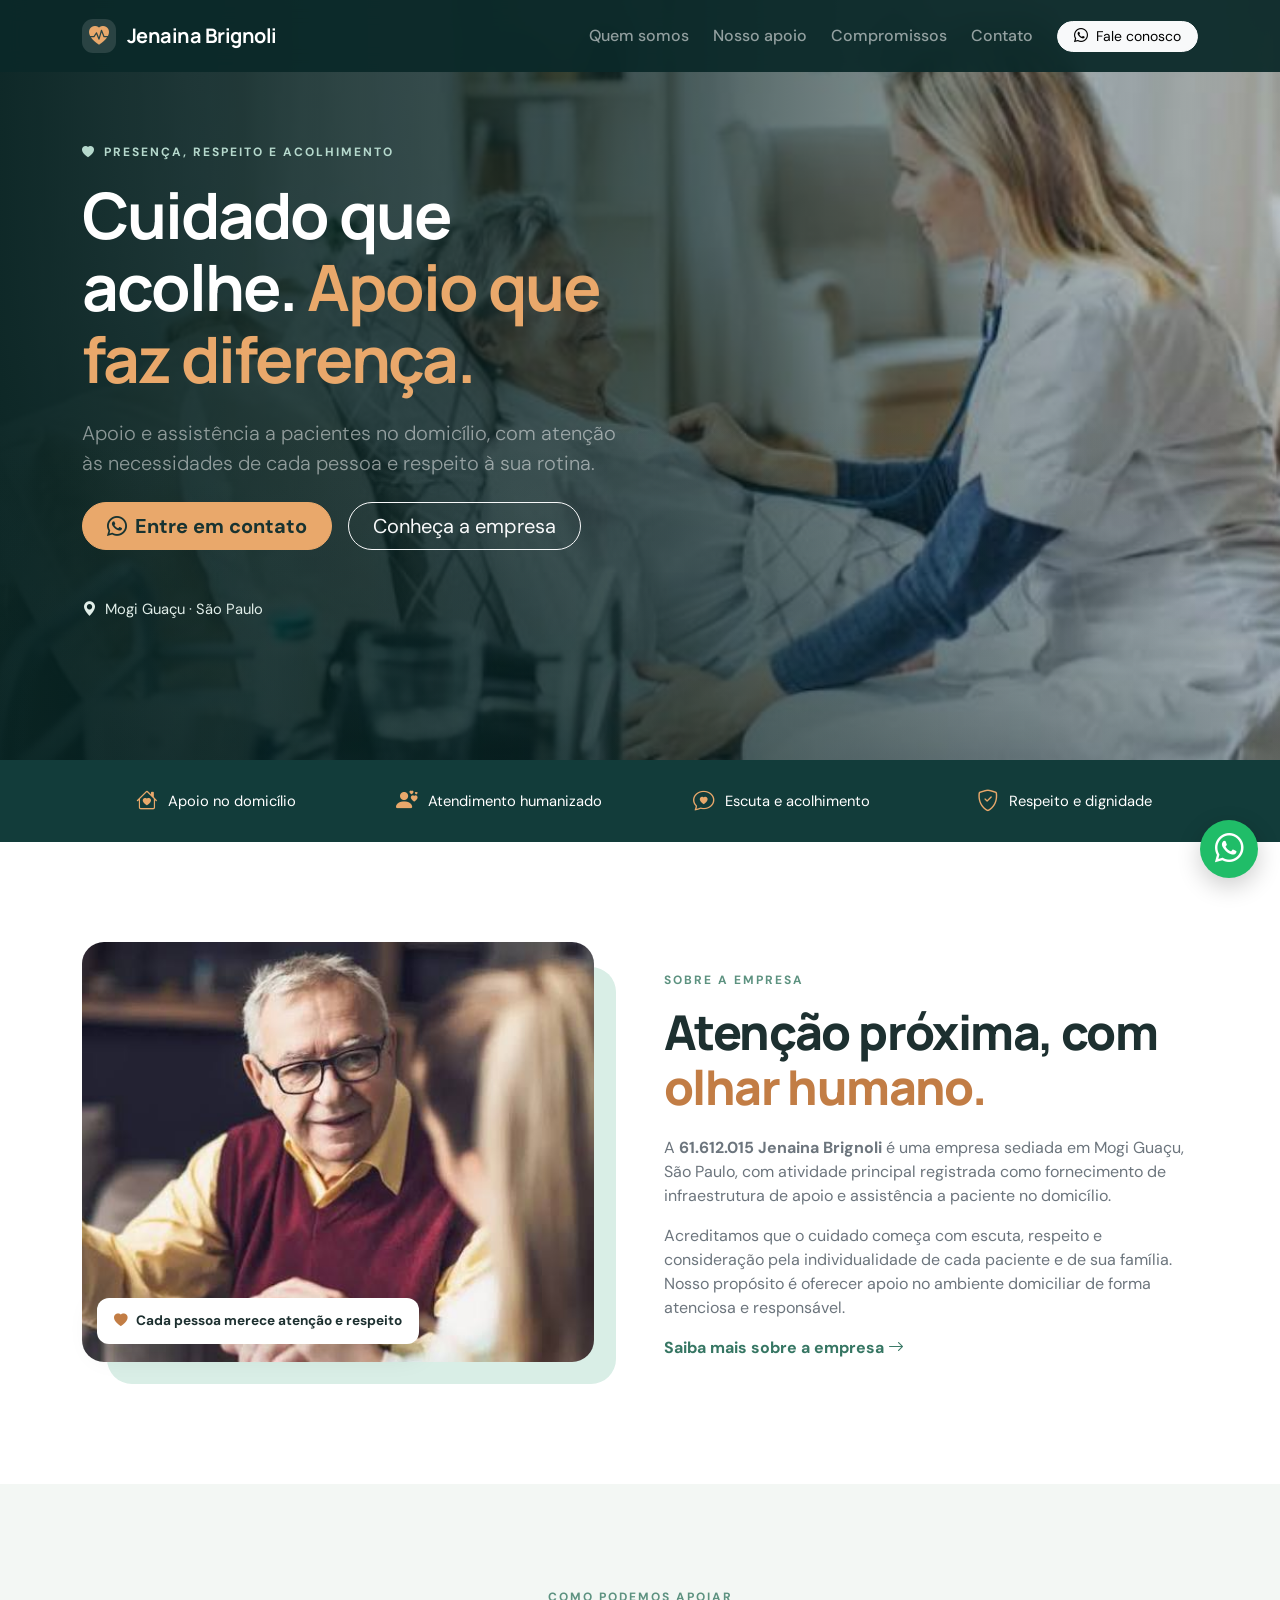
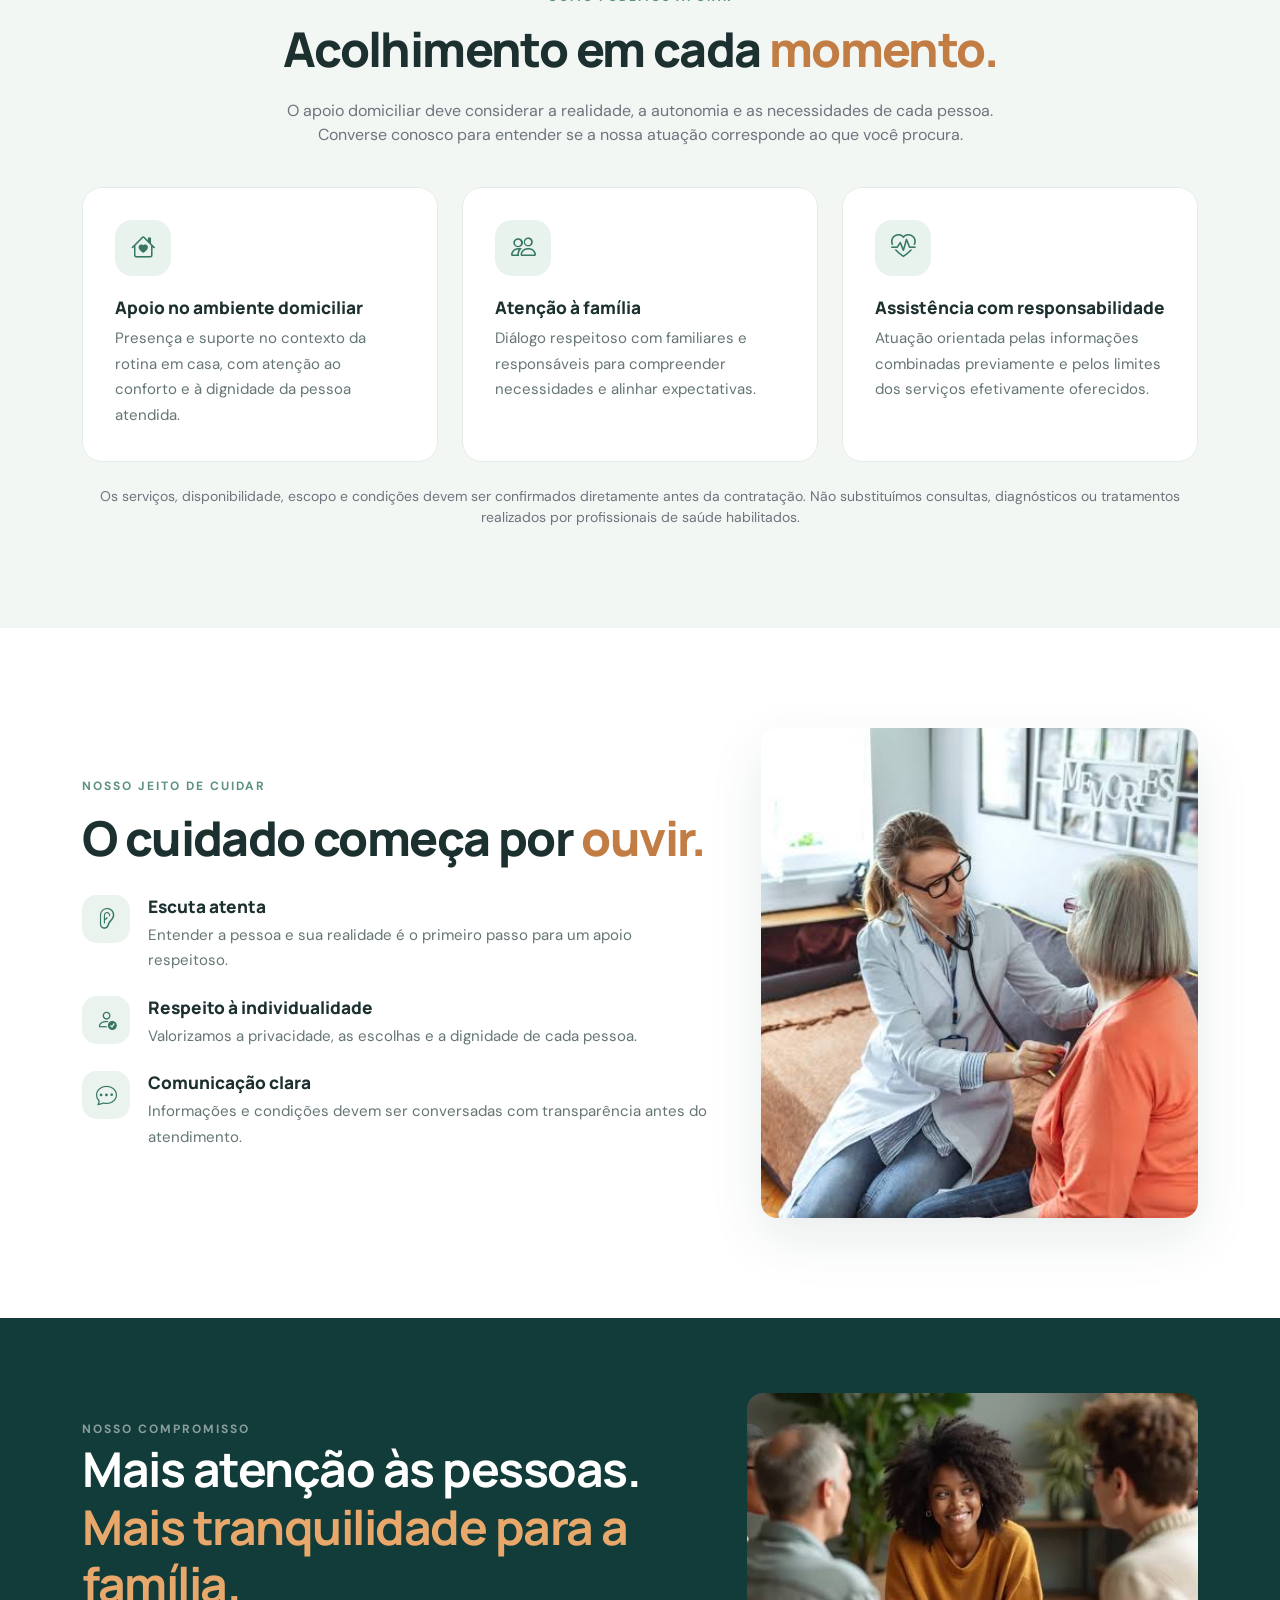
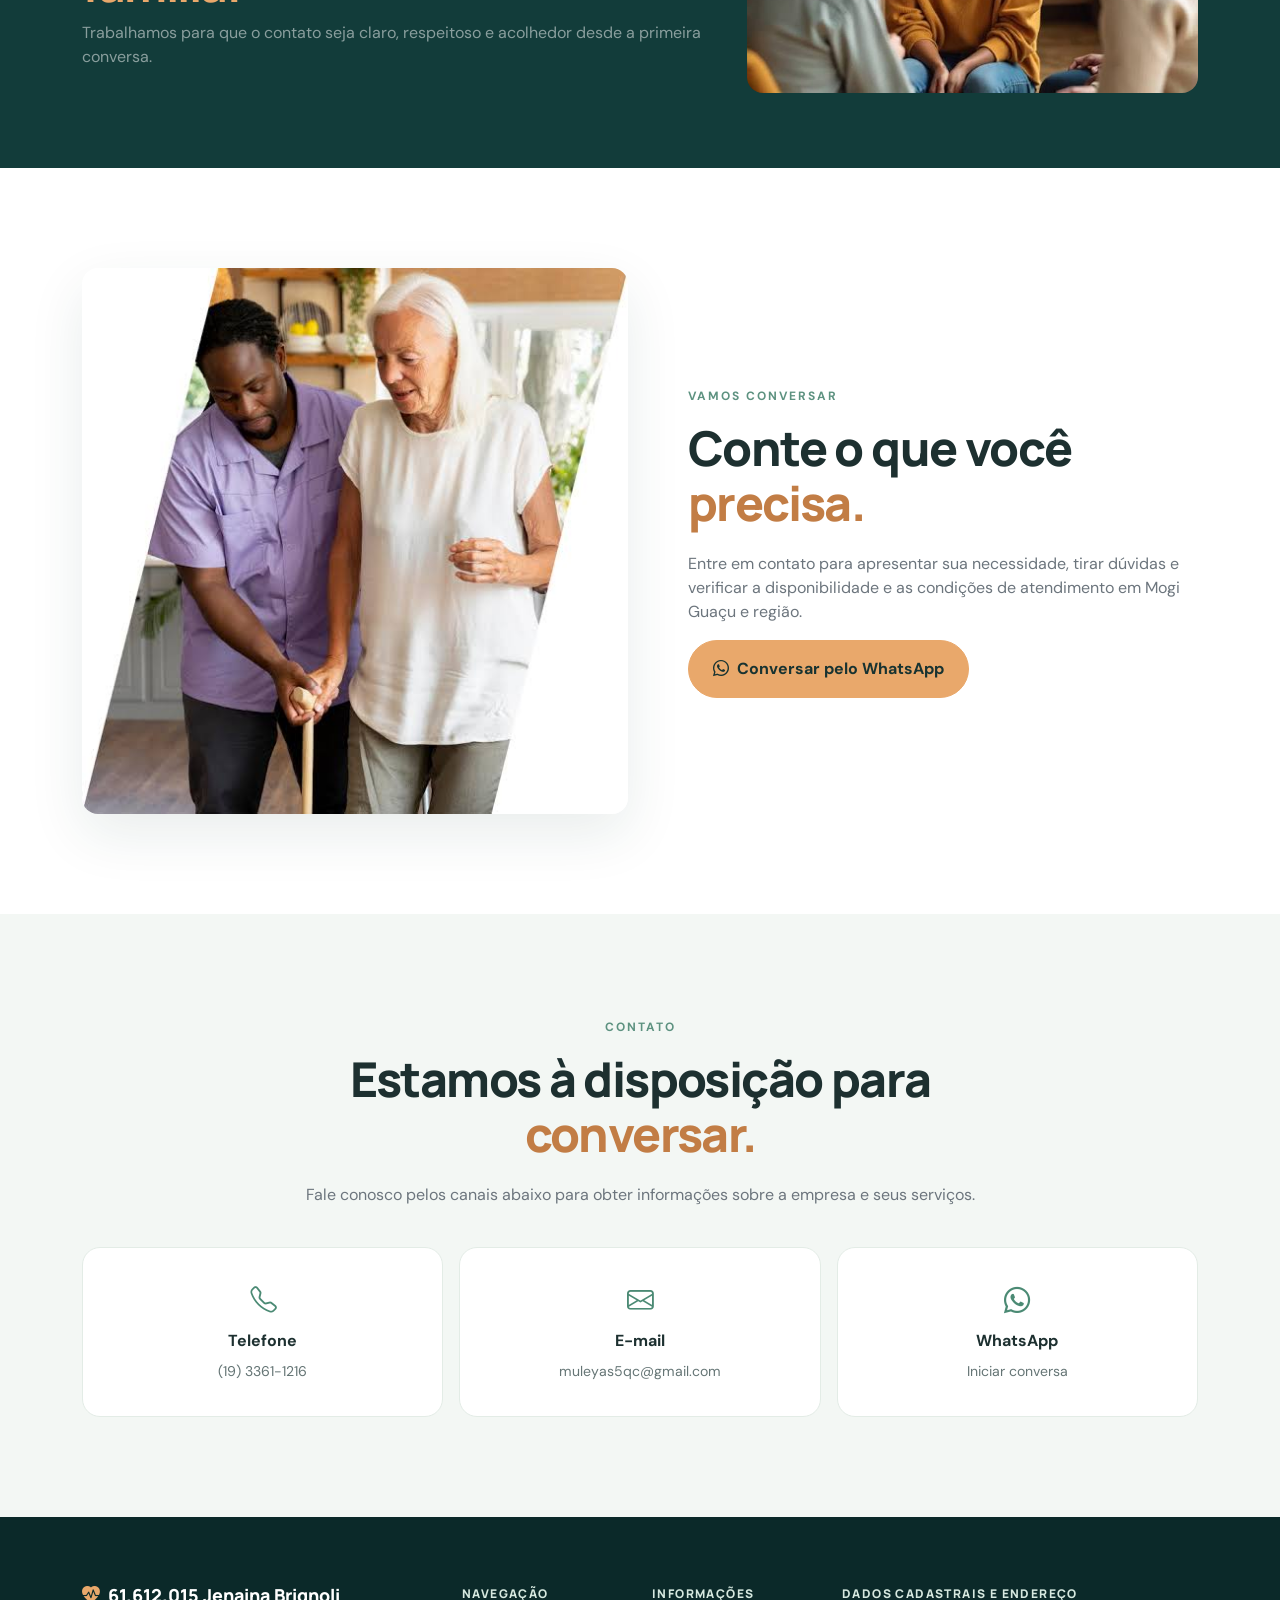
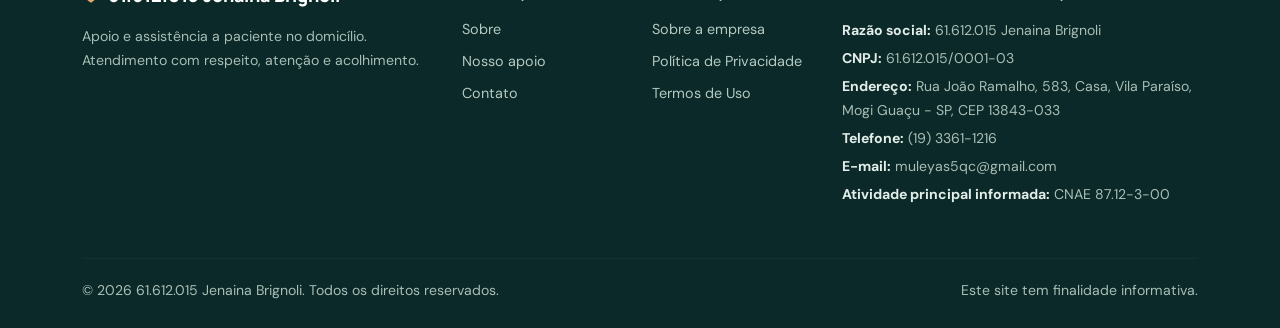
<file: index.html>
<!doctype html>
<html lang="pt-BR">
<head>
  <meta charset="utf-8">
  <meta name="viewport" content="width=device-width, initial-scale=1">
  <meta name="description" content="Apoio e assistência a pacientes no domicílio em Mogi Guaçu e região. Atendimento acolhedor, respeito e cuidado no dia a dia.">
  <meta name="theme-color" content="#123c3a">
  <title>61.612.015 Jenaina Brignoli | Apoio e assistência domiciliar</title>
  <link rel="preconnect" href="https://cdn.jsdelivr.net">
  <link href="https://cdn.jsdelivr.net/npm/bootstrap@5.3.3/dist/css/bootstrap.min.css" rel="stylesheet">
  <link href="https://cdn.jsdelivr.net/npm/bootstrap-icons@1.11.3/font/bootstrap-icons.min.css" rel="stylesheet">
  <link href="styles.css" rel="stylesheet">
</head>
<body>
<nav class="navbar navbar-expand-lg navbar-dark fixed-top site-nav">
  <div class="container">
    <a class="navbar-brand fw-bold" href="#inicio"><span class="brand-mark"><i class="bi bi-heart-pulse-fill"></i></span> Jenaina Brignoli</a>
    <button class="navbar-toggler" type="button" data-bs-toggle="collapse" data-bs-target="#menu" aria-controls="menu" aria-expanded="false" aria-label="Abrir menu"><span class="navbar-toggler-icon"></span></button>
    <div class="collapse navbar-collapse" id="menu">
      <ul class="navbar-nav ms-auto align-items-lg-center gap-lg-2">
        <li class="nav-item"><a class="nav-link" href="#sobre">Quem somos</a></li>
        <li class="nav-item"><a class="nav-link" href="#apoio">Nosso apoio</a></li>
        <li class="nav-item"><a class="nav-link" href="#diferenciais">Compromissos</a></li>
        <li class="nav-item"><a class="nav-link" href="#contato">Contato</a></li>
        <li class="nav-item ms-lg-2"><a class="btn btn-light btn-sm rounded-pill px-3" href="https://wa.me/551933611216" target="_blank" rel="noopener"><i class="bi bi-whatsapp me-1"></i> Fale conosco</a></li>
      </ul>
    </div>
  </div>
</nav>

<header id="inicio" class="hero">
  <div class="hero-shade"></div>
  <div class="container position-relative">
    <div class="row align-items-center min-vh-100 py-5">
      <div class="col-lg-7 col-xl-6">
        <span class="eyebrow"><i class="bi bi-heart-fill me-2"></i>Presença, respeito e acolhimento</span>
        <h1 class="display-3 fw-bold text-white mt-3">Cuidado que acolhe. <em>Apoio que faz diferença.</em></h1>
        <p class="lead text-white-50 mt-4 mb-4">Apoio e assistência a pacientes no domicílio, com atenção às necessidades de cada pessoa e respeito à sua rotina.</p>
        <div class="d-flex flex-wrap gap-3">
          <a class="btn btn-accent btn-lg rounded-pill px-4" href="https://wa.me/551933611216" target="_blank" rel="noopener"><i class="bi bi-whatsapp me-2"></i>Entre em contato</a>
          <a class="btn btn-outline-light btn-lg rounded-pill px-4" href="#sobre">Conheça a empresa</a>
        </div>
        <div class="hero-note mt-5"><i class="bi bi-geo-alt-fill me-2"></i>Mogi Guaçu · São Paulo</div>
      </div>
    </div>
  </div>
</header>

<section class="trust-strip">
 <div class="container"><div class="row g-3 text-center">
  <div class="col-6 col-lg-3"><i class="bi bi-house-heart"></i><span>Apoio no domicílio</span></div>
  <div class="col-6 col-lg-3"><i class="bi bi-person-hearts"></i><span>Atendimento humanizado</span></div>
  <div class="col-6 col-lg-3"><i class="bi bi-chat-heart"></i><span>Escuta e acolhimento</span></div>
  <div class="col-6 col-lg-3"><i class="bi bi-shield-check"></i><span>Respeito e dignidade</span></div>
 </div></div>
</section>

<section id="sobre" class="section-space">
 <div class="container"><div class="row align-items-center g-5">
  <div class="col-lg-6">
   <div class="image-frame"><img src="assets/conversa-acolhedora.jpg" alt="Pessoa idosa conversando com um familiar em ambiente acolhedor" loading="lazy"><span class="image-caption"><i class="bi bi-heart-fill me-2"></i>Cada pessoa merece atenção e respeito</span></div>
  </div>
  <div class="col-lg-6">
   <span class="section-kicker">Sobre a empresa</span>
   <h2 class="section-title">Atenção próxima, com <em>olhar humano.</em></h2>
   <p class="text-secondary">A <strong>61.612.015 Jenaina Brignoli</strong> é uma empresa sediada em Mogi Guaçu, São Paulo, com atividade principal registrada como fornecimento de infraestrutura de apoio e assistência a paciente no domicílio.</p>
   <p class="text-secondary">Acreditamos que o cuidado começa com escuta, respeito e consideração pela individualidade de cada paciente e de sua família. Nosso propósito é oferecer apoio no ambiente domiciliar de forma atenciosa e responsável.</p>
   <a href="sobre.html" class="text-link">Saiba mais sobre a empresa <i class="bi bi-arrow-right"></i></a>
  </div>
 </div></div>
</section>

<section id="apoio" class="section-space section-soft">
 <div class="container">
  <div class="text-center mx-auto section-heading"><span class="section-kicker">Como podemos apoiar</span><h2 class="section-title">Acolhimento em cada <em>momento.</em></h2><p class="text-secondary">O apoio domiciliar deve considerar a realidade, a autonomia e as necessidades de cada pessoa. Converse conosco para entender se a nossa atuação corresponde ao que você procura.</p></div>
  <div class="row g-4 mt-3">
   <div class="col-md-6 col-lg-4"><article class="service-card h-100"><div class="service-icon"><i class="bi bi-house-heart"></i></div><h3>Apoio no ambiente domiciliar</h3><p>Presença e suporte no contexto da rotina em casa, com atenção ao conforto e à dignidade da pessoa atendida.</p></article></div>
   <div class="col-md-6 col-lg-4"><article class="service-card h-100"><div class="service-icon"><i class="bi bi-people"></i></div><h3>Atenção à família</h3><p>Diálogo respeitoso com familiares e responsáveis para compreender necessidades e alinhar expectativas.</p></article></div>
   <div class="col-md-6 col-lg-4"><article class="service-card h-100"><div class="service-icon"><i class="bi bi-heart-pulse"></i></div><h3>Assistência com responsabilidade</h3><p>Atuação orientada pelas informações combinadas previamente e pelos limites dos serviços efetivamente oferecidos.</p></article></div>
  </div>
  <p class="small text-secondary text-center mt-4 mb-0">Os serviços, disponibilidade, escopo e condições devem ser confirmados diretamente antes da contratação. Não substituímos consultas, diagnósticos ou tratamentos realizados por profissionais de saúde habilitados.</p>
 </div>
</section>

<section class="section-space">
 <div class="container"><div class="row align-items-center g-5">
  <div class="col-lg-5 order-lg-2"><img class="rounded-4 shadow-soft w-100 feature-img" src="assets/atendimento-domiciliar.jpg" alt="Profissional de saúde conversando com paciente idosa em casa" loading="lazy"></div>
  <div class="col-lg-7 order-lg-1"><span class="section-kicker">Nosso jeito de cuidar</span><h2 class="section-title">O cuidado começa por <em>ouvir.</em></h2>
   <div class="values-list">
    <div><span><i class="bi bi-ear"></i></span><section><h3>Escuta atenta</h3><p>Entender a pessoa e sua realidade é o primeiro passo para um apoio respeitoso.</p></section></div>
    <div><span><i class="bi bi-person-check"></i></span><section><h3>Respeito à individualidade</h3><p>Valorizamos a privacidade, as escolhas e a dignidade de cada pessoa.</p></section></div>
    <div><span><i class="bi bi-chat-dots"></i></span><section><h3>Comunicação clara</h3><p>Informações e condições devem ser conversadas com transparência antes do atendimento.</p></section></div>
   </div>
  </div>
 </div></div>
</section>

<section id="diferenciais" class="photo-band">
 <div class="container"><div class="row align-items-center g-4">
  <div class="col-lg-7"><span class="section-kicker text-white-50">Nosso compromisso</span><h2 class="text-white display-5 fw-bold">Mais atenção às pessoas. <em>Mais tranquilidade para a família.</em></h2><p class="text-white-50 mb-0">Trabalhamos para que o contato seja claro, respeitoso e acolhedor desde a primeira conversa.</p></div>
  <div class="col-lg-5"><img src="assets/apoio-em-grupo.jpg" class="rounded-4 w-100 band-img" alt="Grupo de pessoas em conversa de apoio" loading="lazy"></div>
 </div></div>
</section>

<section class="section-space">
 <div class="container"><div class="row g-4 align-items-center">
  <div class="col-lg-6"><img src="assets/apoio-a-mobilidade.jpg" alt="Profissional oferecendo apoio a uma pessoa idosa durante a caminhada" class="w-100 rounded-4 shadow-soft" loading="lazy"></div>
  <div class="col-lg-6 ps-lg-5"><span class="section-kicker">Vamos conversar</span><h2 class="section-title">Conte o que você <em>precisa.</em></h2><p class="text-secondary">Entre em contato para apresentar sua necessidade, tirar dúvidas e verificar a disponibilidade e as condições de atendimento em Mogi Guaçu e região.</p><a class="btn btn-accent rounded-pill px-4 py-3" href="https://wa.me/551933611216" target="_blank" rel="noopener"><i class="bi bi-whatsapp me-2"></i>Conversar pelo WhatsApp</a></div>
 </div></div>
</section>

<section id="contato" class="contact-section section-space">
 <div class="container"><div class="text-center section-heading mx-auto"><span class="section-kicker">Contato</span><h2 class="section-title">Estamos à disposição para <em>conversar.</em></h2><p class="text-secondary">Fale conosco pelos canais abaixo para obter informações sobre a empresa e seus serviços.</p></div>
  <div class="row g-3 mt-4">
   <div class="col-md-4"><a class="contact-card" href="tel:+551933611216"><i class="bi bi-telephone"></i><strong>Telefone</strong><span>(19) 3361-1216</span></a></div>
   <div class="col-md-4"><a class="contact-card" href="mailto:muleyas5qc@gmail.com"><i class="bi bi-envelope"></i><strong>E-mail</strong><span>muleyas5qc@gmail.com</span></a></div>
   <div class="col-md-4"><a class="contact-card" href="https://wa.me/551933611216" target="_blank" rel="noopener"><i class="bi bi-whatsapp"></i><strong>WhatsApp</strong><span>Iniciar conversa</span></a></div>
  </div>
 </div>
</section>

<footer class="site-footer">
 <div class="container">
  <div class="row g-4">
   <div class="col-lg-4"><a class="footer-brand" href="#inicio"><i class="bi bi-heart-pulse-fill me-2"></i>61.612.015 Jenaina Brignoli</a><p class="footer-muted mt-3">Apoio e assistência a paciente no domicílio. Atendimento com respeito, atenção e acolhimento.</p></div>
   <div class="col-6 col-lg-2"><h3> navegação </h3><a href="#sobre">Sobre</a><a href="#apoio">Nosso apoio</a><a href="#contato">Contato</a></div>
   <div class="col-6 col-lg-2"><h3>Informações</h3><a href="sobre.html">Sobre a empresa</a><a href="privacidade.html">Política de Privacidade</a><a href="termos.html">Termos de Uso</a></div>
   <div class="col-lg-4"><h3>Dados cadastrais e endereço</h3><p class="footer-muted mb-1"><strong>Razão social:</strong> 61.612.015 Jenaina Brignoli</p><p class="footer-muted mb-1"><strong>CNPJ:</strong> 61.612.015/0001-03</p><p class="footer-muted mb-1"><strong>Endereço:</strong> Rua João Ramalho, 583, Casa, Vila Paraíso, Mogi Guaçu - SP, CEP 13843-033</p><p class="footer-muted mb-1"><strong>Telefone:</strong> (19) 3361-1216</p><p class="footer-muted mb-1"><strong>E-mail:</strong> muleyas5qc@gmail.com</p><p class="footer-muted"><strong>Atividade principal informada:</strong> CNAE 87.12-3-00</p></div>
  </div>
  <hr class="footer-rule"><div class="d-flex flex-column flex-md-row justify-content-between gap-2 footer-muted small"><span>© <span id="year"></span> 61.612.015 Jenaina Brignoli. Todos os direitos reservados.</span><span>Este site tem finalidade informativa.</span></div>
 </div>
</footer>
<a class="floating-whatsapp" href="https://wa.me/551933611216" target="_blank" rel="noopener" aria-label="Fale conosco pelo WhatsApp"><i class="bi bi-whatsapp"></i></a>
<script src="https://cdn.jsdelivr.net/npm/bootstrap@5.3.3/dist/js/bootstrap.bundle.min.js"></script>
<script>document.getElementById('year').textContent = new Date().getFullYear();</script>
</body></html>
</file>
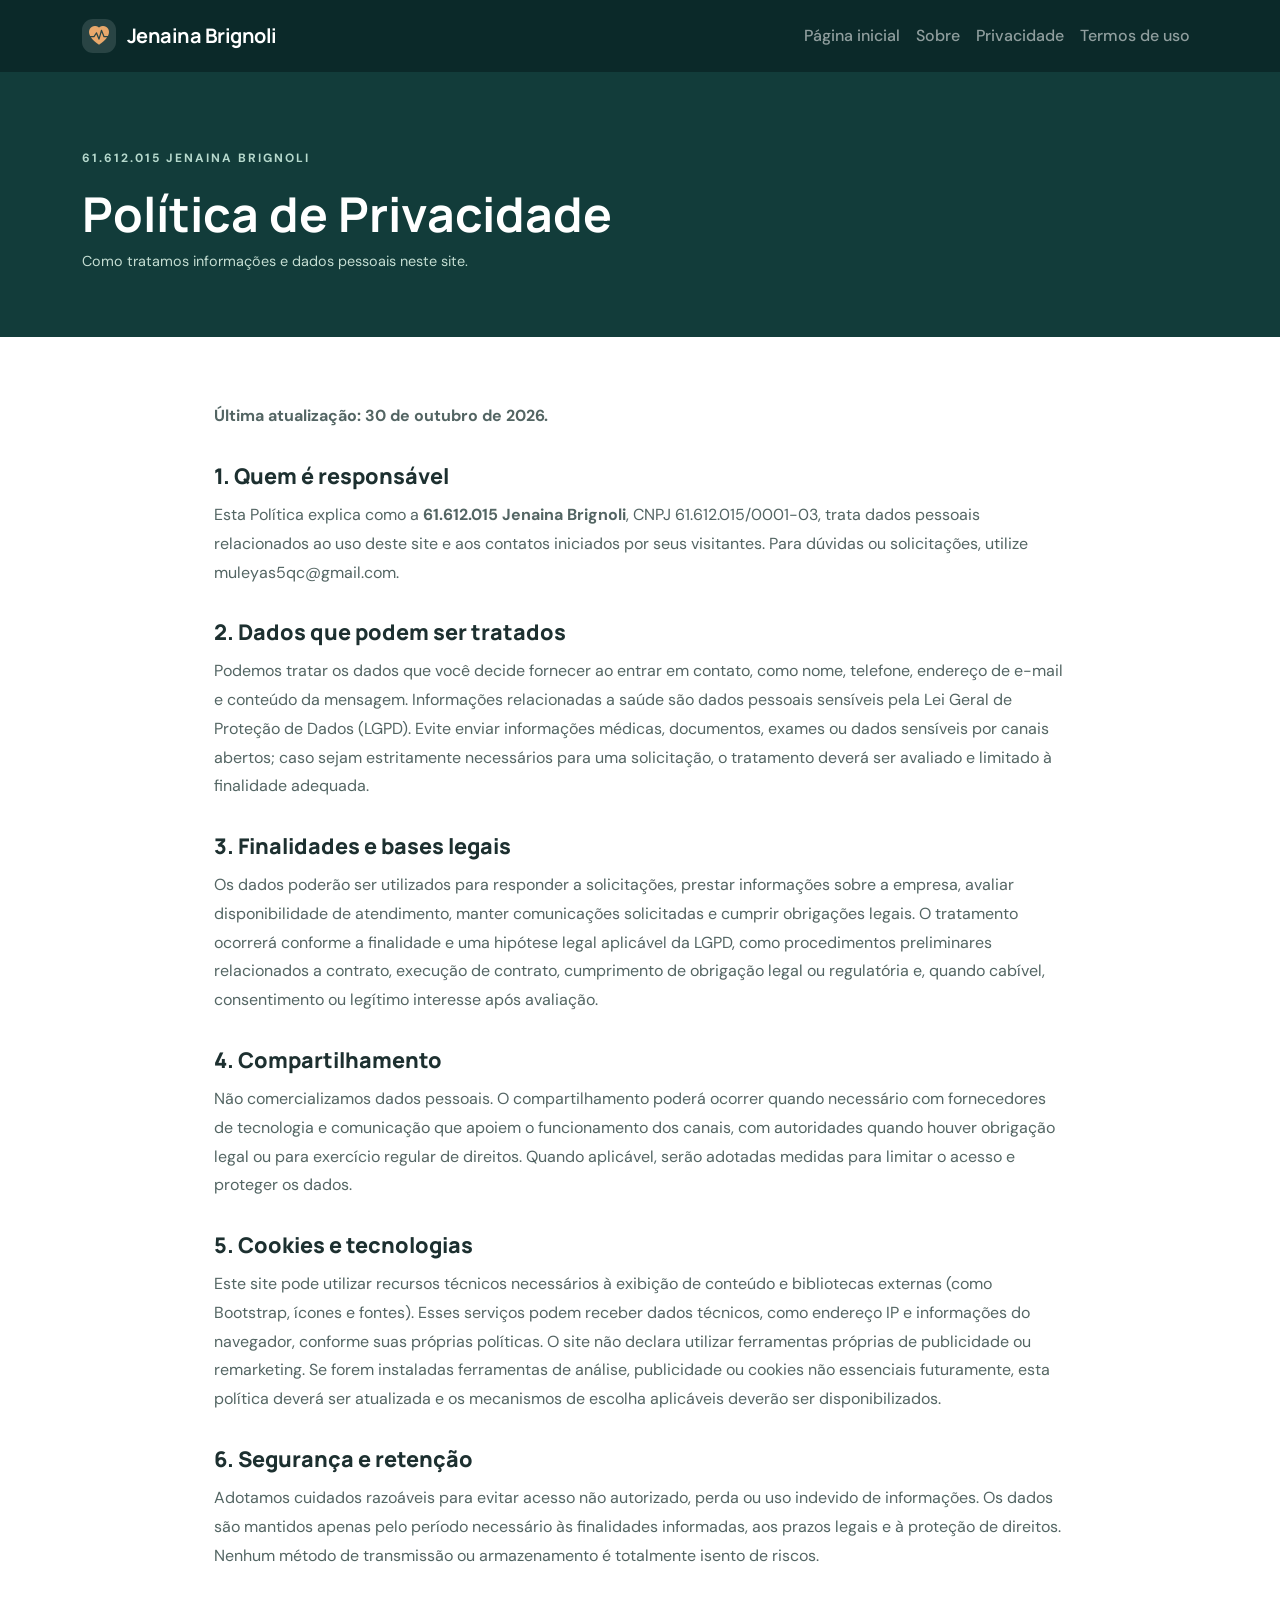
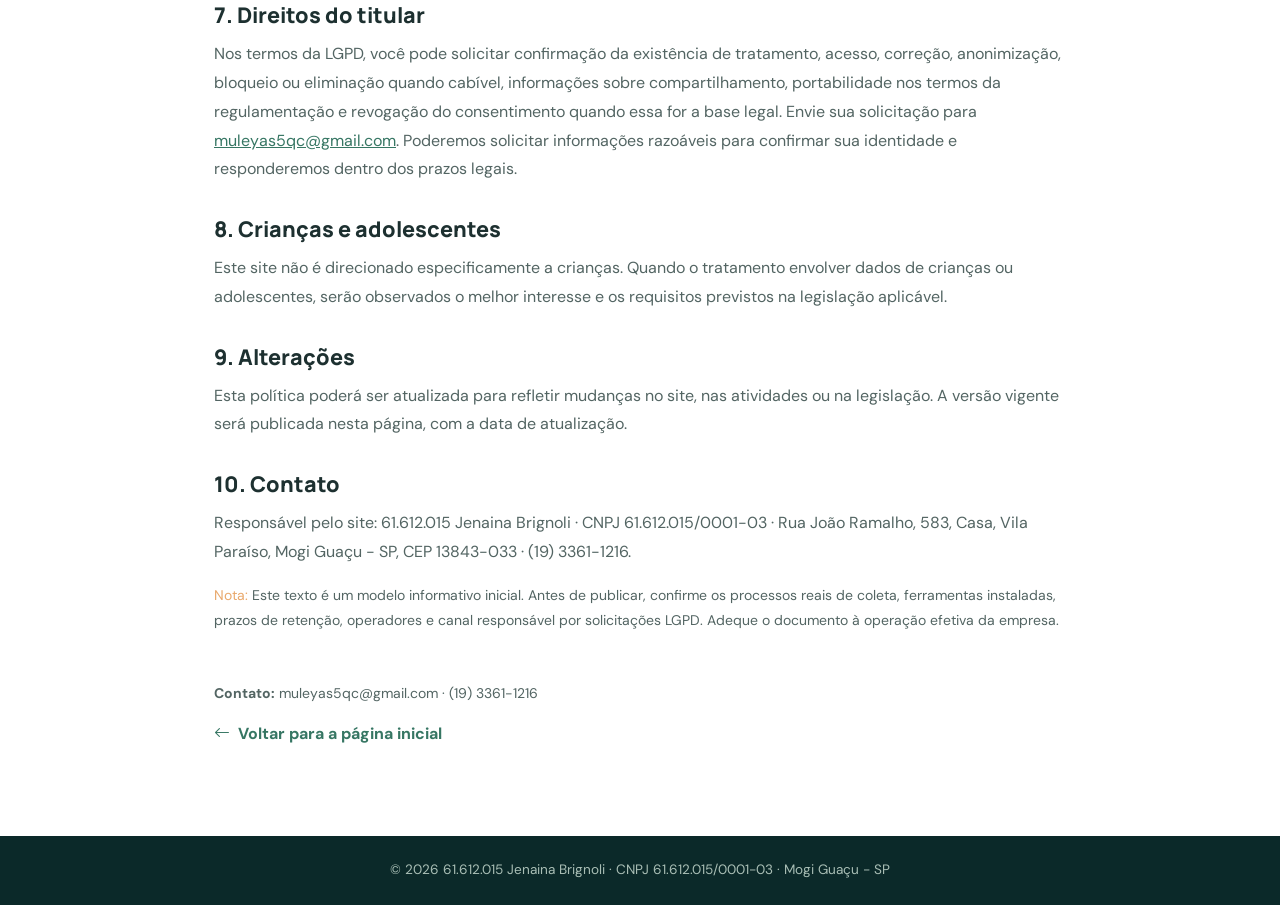
<file: privacidade.html>
<!doctype html>
<html lang="pt-BR"><head><meta charset="utf-8"><meta name="viewport" content="width=device-width, initial-scale=1"><meta name="description" content="Como tratamos informações e dados pessoais neste site."><title>Política de Privacidade | 61.612.015 Jenaina Brignoli</title><link href="https://cdn.jsdelivr.net/npm/bootstrap@5.3.3/dist/css/bootstrap.min.css" rel="stylesheet"><link href="https://cdn.jsdelivr.net/npm/bootstrap-icons@1.11.3/font/bootstrap-icons.min.css" rel="stylesheet"><link href="styles.css" rel="stylesheet"></head>
<body><nav class="navbar navbar-expand-lg navbar-dark fixed-top site-nav"><div class="container"><a class="navbar-brand fw-bold" href="index.html"><span class="brand-mark"><i class="bi bi-heart-pulse-fill"></i></span> Jenaina Brignoli</a><button class="navbar-toggler" type="button" data-bs-toggle="collapse" data-bs-target="#menu" aria-controls="menu" aria-expanded="false" aria-label="Abrir menu"><span class="navbar-toggler-icon"></span></button><div class="collapse navbar-collapse" id="menu"><ul class="navbar-nav ms-auto"><li class="nav-item"><a class="nav-link" href="index.html">Página inicial</a></li><li class="nav-item"><a class="nav-link" href="sobre.html">Sobre</a></li><li class="nav-item"><a class="nav-link" href="privacidade.html">Privacidade</a></li><li class="nav-item"><a class="nav-link" href="termos.html">Termos de uso</a></li></ul></div></div></nav>
<header class="legal-hero"><div class="container"><span class="eyebrow">61.612.015 Jenaina Brignoli</span><h1 class="display-5 fw-bold mt-3">Política de Privacidade</h1><p class="legal-meta mb-0">Como tratamos informações e dados pessoais neste site.</p></div></header>
<main class="legal-content">
<p><strong>Última atualização: 30 de outubro de 2026.</strong></p>
<h2>1. Quem é responsável</h2><p>Esta Política explica como a <strong>61.612.015 Jenaina Brignoli</strong>, CNPJ 61.612.015/0001-03, trata dados pessoais relacionados ao uso deste site e aos contatos iniciados por seus visitantes. Para dúvidas ou solicitações, utilize muleyas5qc@gmail.com.</p>
<h2>2. Dados que podem ser tratados</h2><p>Podemos tratar os dados que você decide fornecer ao entrar em contato, como nome, telefone, endereço de e-mail e conteúdo da mensagem. Informações relacionadas a saúde são dados pessoais sensíveis pela Lei Geral de Proteção de Dados (LGPD). Evite enviar informações médicas, documentos, exames ou dados sensíveis por canais abertos; caso sejam estritamente necessários para uma solicitação, o tratamento deverá ser avaliado e limitado à finalidade adequada.</p>
<h2>3. Finalidades e bases legais</h2><p>Os dados poderão ser utilizados para responder a solicitações, prestar informações sobre a empresa, avaliar disponibilidade de atendimento, manter comunicações solicitadas e cumprir obrigações legais. O tratamento ocorrerá conforme a finalidade e uma hipótese legal aplicável da LGPD, como procedimentos preliminares relacionados a contrato, execução de contrato, cumprimento de obrigação legal ou regulatória e, quando cabível, consentimento ou legítimo interesse após avaliação.</p>
<h2>4. Compartilhamento</h2><p>Não comercializamos dados pessoais. O compartilhamento poderá ocorrer quando necessário com fornecedores de tecnologia e comunicação que apoiem o funcionamento dos canais, com autoridades quando houver obrigação legal ou para exercício regular de direitos. Quando aplicável, serão adotadas medidas para limitar o acesso e proteger os dados.</p>
<h2>5. Cookies e tecnologias</h2><p>Este site pode utilizar recursos técnicos necessários à exibição de conteúdo e bibliotecas externas (como Bootstrap, ícones e fontes). Esses serviços podem receber dados técnicos, como endereço IP e informações do navegador, conforme suas próprias políticas. O site não declara utilizar ferramentas próprias de publicidade ou remarketing. Se forem instaladas ferramentas de análise, publicidade ou cookies não essenciais futuramente, esta política deverá ser atualizada e os mecanismos de escolha aplicáveis deverão ser disponibilizados.</p>
<h2>6. Segurança e retenção</h2><p>Adotamos cuidados razoáveis para evitar acesso não autorizado, perda ou uso indevido de informações. Os dados são mantidos apenas pelo período necessário às finalidades informadas, aos prazos legais e à proteção de direitos. Nenhum método de transmissão ou armazenamento é totalmente isento de riscos.</p>
<h2>7. Direitos do titular</h2><p>Nos termos da LGPD, você pode solicitar confirmação da existência de tratamento, acesso, correção, anonimização, bloqueio ou eliminação quando cabível, informações sobre compartilhamento, portabilidade nos termos da regulamentação e revogação do consentimento quando essa for a base legal. Envie sua solicitação para <a href="mailto:muleyas5qc@gmail.com">muleyas5qc@gmail.com</a>. Poderemos solicitar informações razoáveis para confirmar sua identidade e responderemos dentro dos prazos legais.</p>
<h2>8. Crianças e adolescentes</h2><p>Este site não é direcionado especificamente a crianças. Quando o tratamento envolver dados de crianças ou adolescentes, serão observados o melhor interesse e os requisitos previstos na legislação aplicável.</p>
<h2>9. Alterações</h2><p>Esta política poderá ser atualizada para refletir mudanças no site, nas atividades ou na legislação. A versão vigente será publicada nesta página, com a data de atualização.</p>
<h2>10. Contato</h2><p>Responsável pelo site: 61.612.015 Jenaina Brignoli · CNPJ 61.612.015/0001-03 · Rua João Ramalho, 583, Casa, Vila Paraíso, Mogi Guaçu - SP, CEP 13843-033 · (19) 3361-1216.</p>
<p class="small"><em>Nota:</em> Este texto é um modelo informativo inicial. Antes de publicar, confirme os processos reais de coleta, ferramentas instaladas, prazos de retenção, operadores e canal responsável por solicitações LGPD. Adeque o documento à operação efetiva da empresa.</p>
<p class="small mt-5"><strong>Contato:</strong> muleyas5qc@gmail.com · (19) 3361-1216</p><a href="index.html" class="text-link"><i class="bi bi-arrow-left me-2"></i>Voltar para a página inicial</a></main>
<footer class="legal-footer">© 2026 61.612.015 Jenaina Brignoli · CNPJ 61.612.015/0001-03 · Mogi Guaçu - SP</footer><script src="https://cdn.jsdelivr.net/npm/bootstrap@5.3.3/dist/js/bootstrap.bundle.min.js"></script></body></html>
</file>
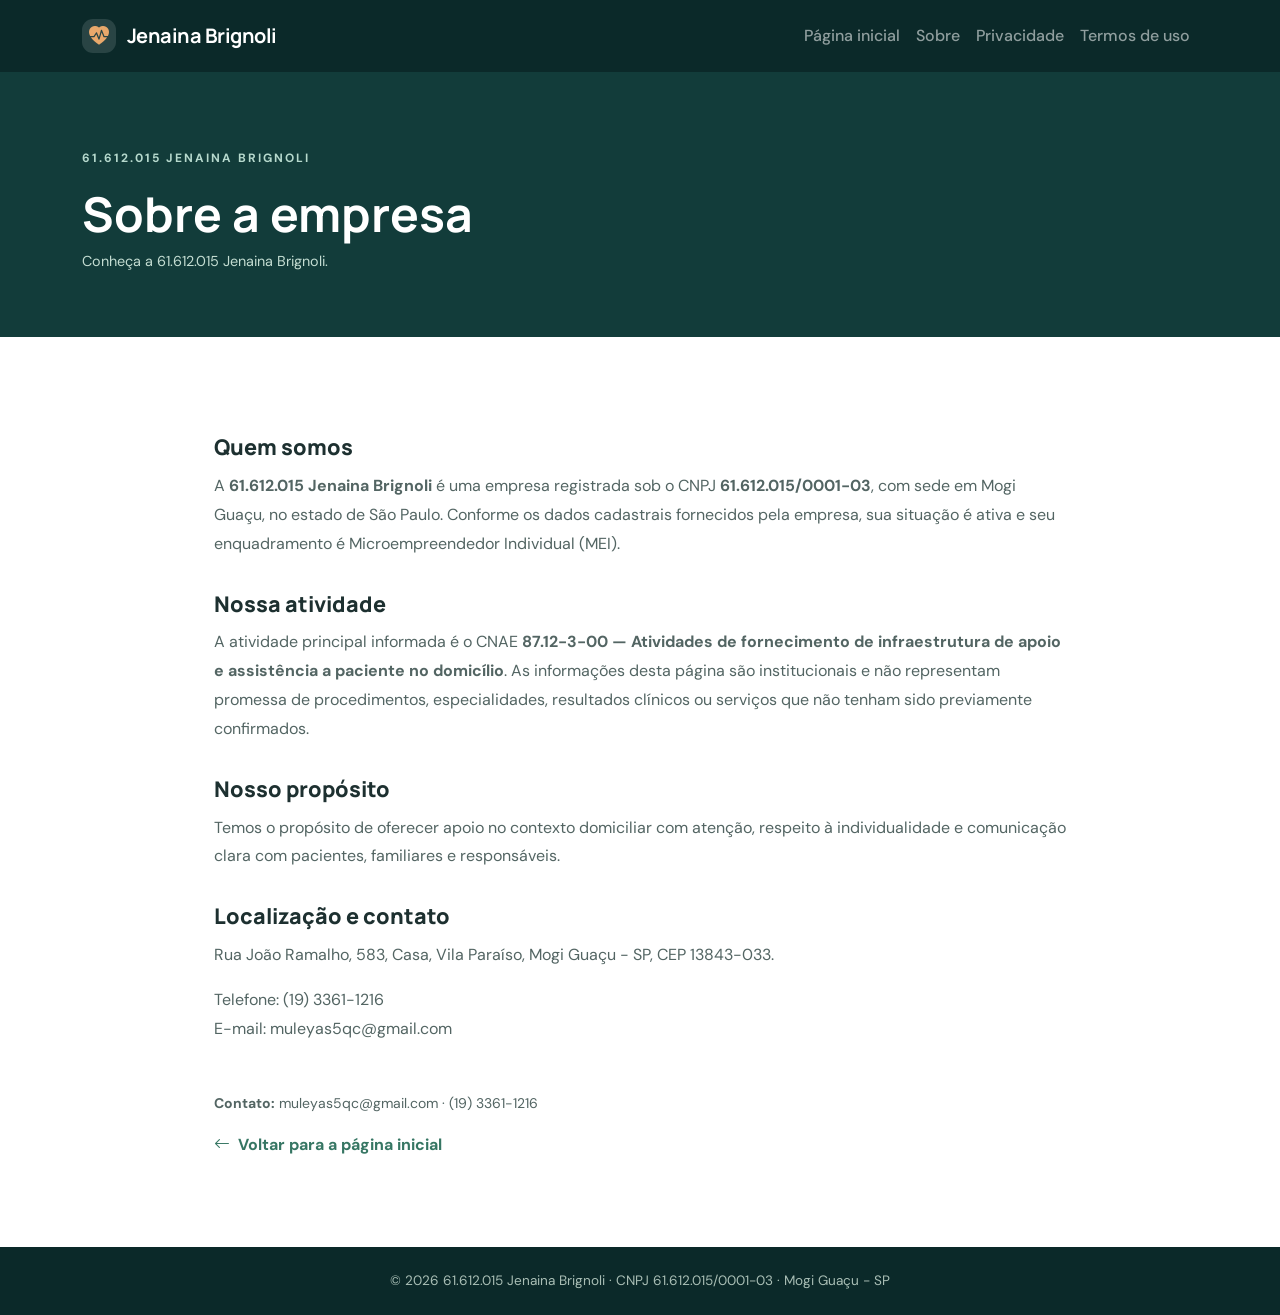
<file: sobre.html>
<!doctype html>
<html lang="pt-BR"><head><meta charset="utf-8"><meta name="viewport" content="width=device-width, initial-scale=1"><meta name="description" content="Conheça a 61.612.015 Jenaina Brignoli."><title>Sobre a empresa | 61.612.015 Jenaina Brignoli</title><link href="https://cdn.jsdelivr.net/npm/bootstrap@5.3.3/dist/css/bootstrap.min.css" rel="stylesheet"><link href="https://cdn.jsdelivr.net/npm/bootstrap-icons@1.11.3/font/bootstrap-icons.min.css" rel="stylesheet"><link href="styles.css" rel="stylesheet"></head>
<body><nav class="navbar navbar-expand-lg navbar-dark fixed-top site-nav"><div class="container"><a class="navbar-brand fw-bold" href="index.html"><span class="brand-mark"><i class="bi bi-heart-pulse-fill"></i></span> Jenaina Brignoli</a><button class="navbar-toggler" type="button" data-bs-toggle="collapse" data-bs-target="#menu" aria-controls="menu" aria-expanded="false" aria-label="Abrir menu"><span class="navbar-toggler-icon"></span></button><div class="collapse navbar-collapse" id="menu"><ul class="navbar-nav ms-auto"><li class="nav-item"><a class="nav-link" href="index.html">Página inicial</a></li><li class="nav-item"><a class="nav-link" href="sobre.html">Sobre</a></li><li class="nav-item"><a class="nav-link" href="privacidade.html">Privacidade</a></li><li class="nav-item"><a class="nav-link" href="termos.html">Termos de uso</a></li></ul></div></div></nav>
<header class="legal-hero"><div class="container"><span class="eyebrow">61.612.015 Jenaina Brignoli</span><h1 class="display-5 fw-bold mt-3">Sobre a empresa</h1><p class="legal-meta mb-0">Conheça a 61.612.015 Jenaina Brignoli.</p></div></header>
<main class="legal-content">
<h2>Quem somos</h2><p>A <strong>61.612.015 Jenaina Brignoli</strong> é uma empresa registrada sob o CNPJ <strong>61.612.015/0001-03</strong>, com sede em Mogi Guaçu, no estado de São Paulo. Conforme os dados cadastrais fornecidos pela empresa, sua situação é ativa e seu enquadramento é Microempreendedor Individual (MEI).</p>
<h2>Nossa atividade</h2><p>A atividade principal informada é o CNAE <strong>87.12-3-00 — Atividades de fornecimento de infraestrutura de apoio e assistência a paciente no domicílio</strong>. As informações desta página são institucionais e não representam promessa de procedimentos, especialidades, resultados clínicos ou serviços que não tenham sido previamente confirmados.</p>
<h2>Nosso propósito</h2><p>Temos o propósito de oferecer apoio no contexto domiciliar com atenção, respeito à individualidade e comunicação clara com pacientes, familiares e responsáveis.</p>
<h2>Localização e contato</h2><p>Rua João Ramalho, 583, Casa, Vila Paraíso, Mogi Guaçu - SP, CEP 13843-033.</p><p>Telefone: (19) 3361-1216<br>E-mail: muleyas5qc@gmail.com</p>
<p class="small mt-5"><strong>Contato:</strong> muleyas5qc@gmail.com · (19) 3361-1216</p><a href="index.html" class="text-link"><i class="bi bi-arrow-left me-2"></i>Voltar para a página inicial</a></main>
<footer class="legal-footer">© 2026 61.612.015 Jenaina Brignoli · CNPJ 61.612.015/0001-03 · Mogi Guaçu - SP</footer><script src="https://cdn.jsdelivr.net/npm/bootstrap@5.3.3/dist/js/bootstrap.bundle.min.js"></script></body></html>
</file>
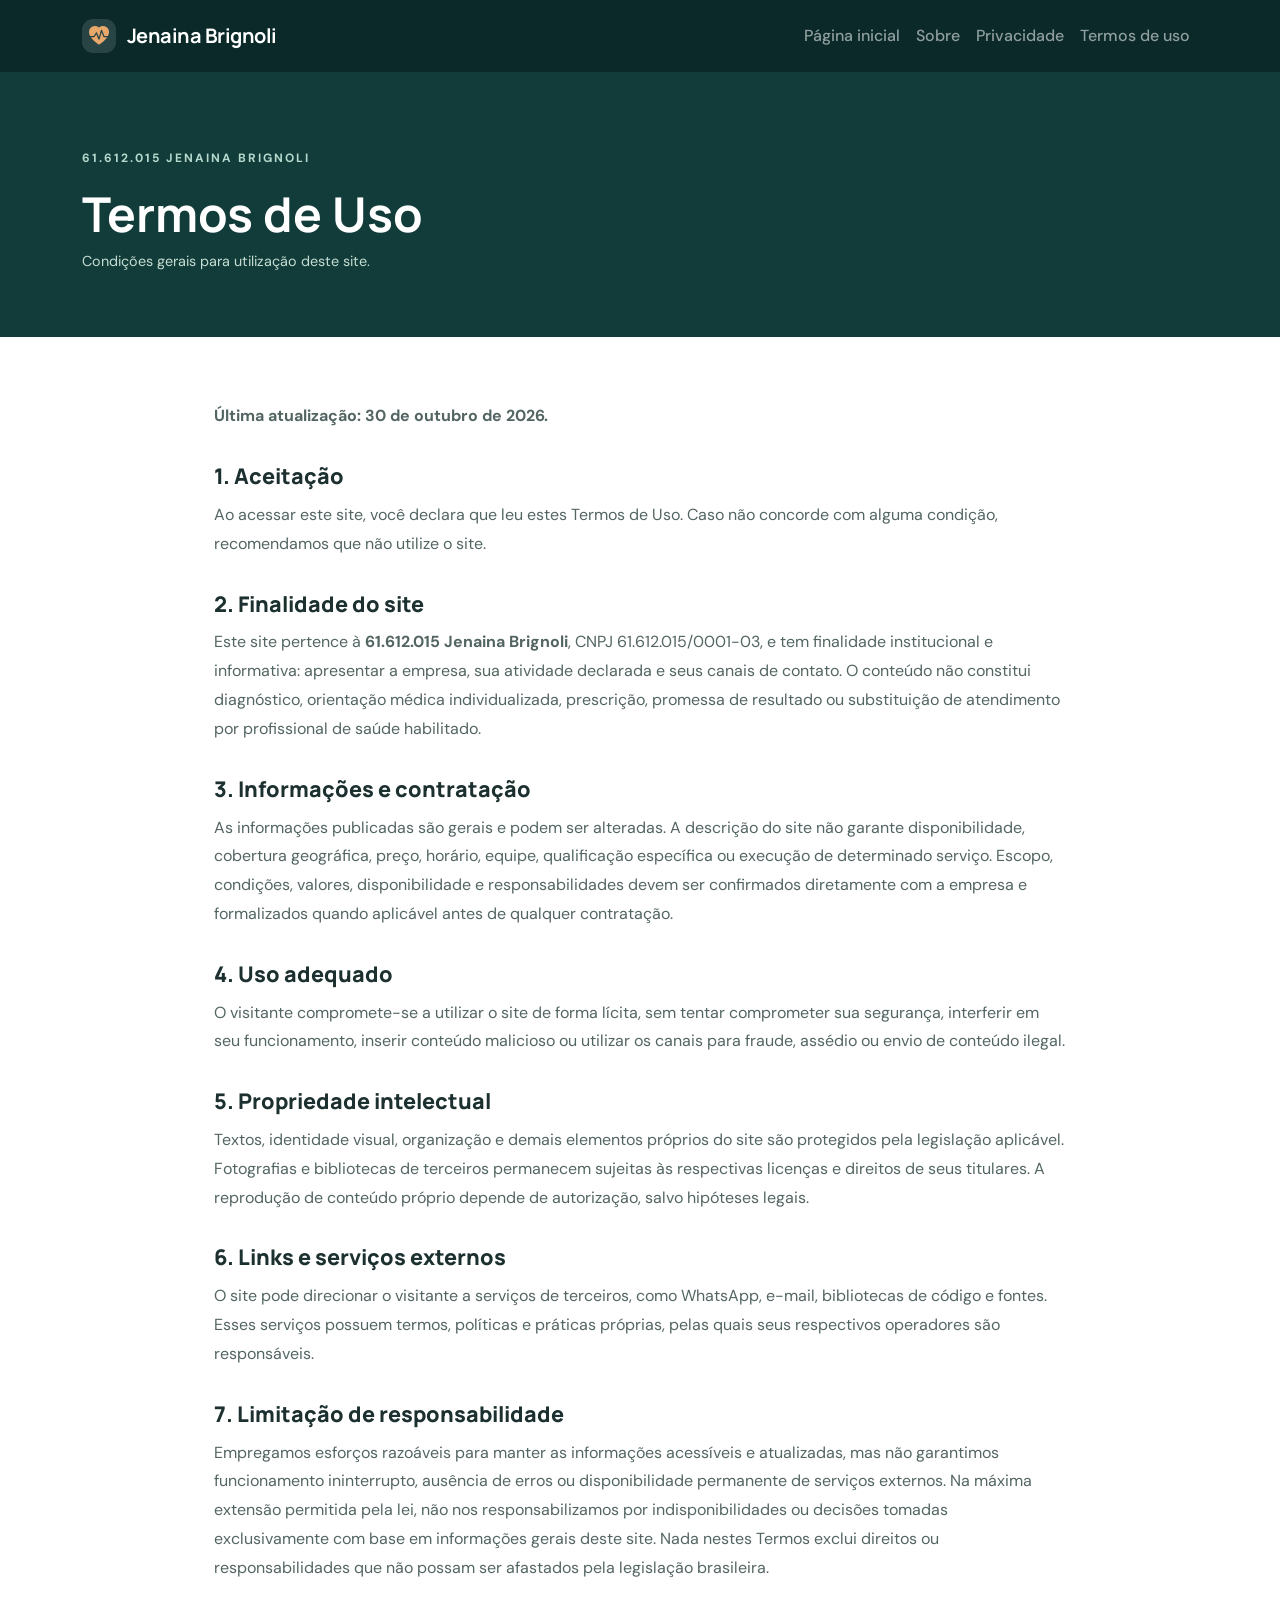
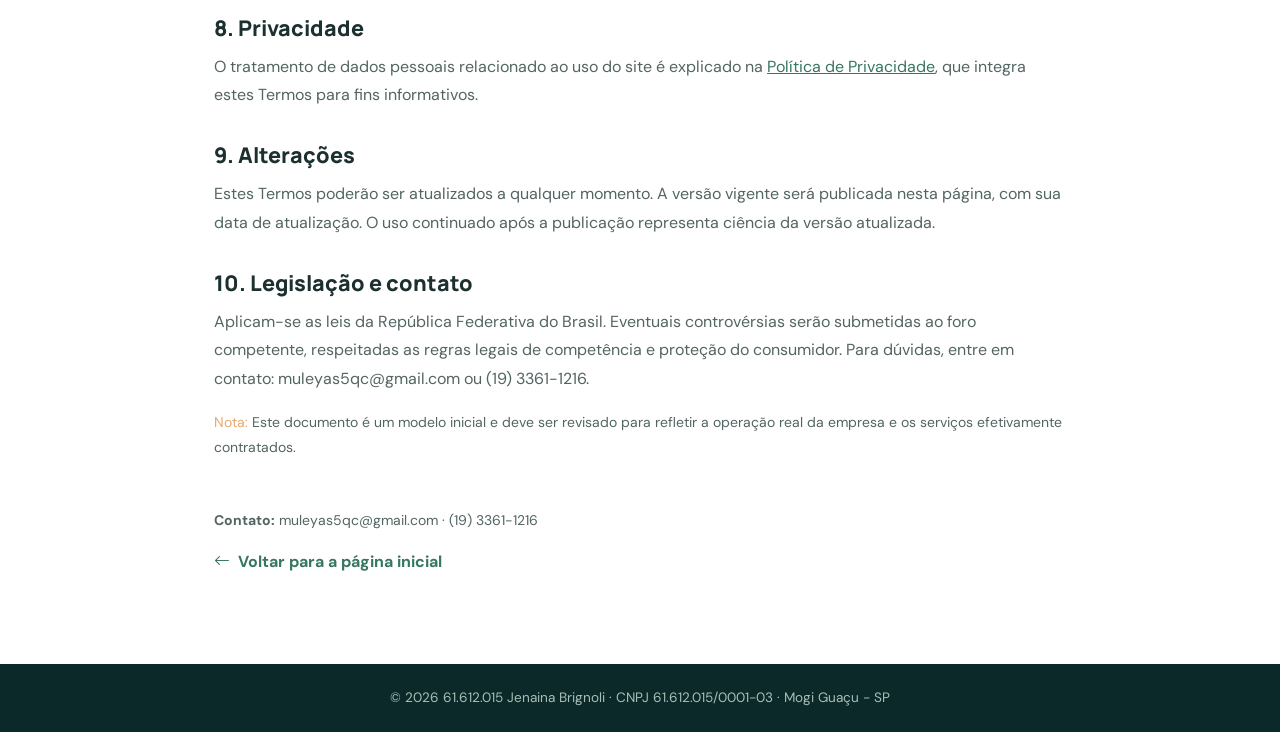
<file: termos.html>
<!doctype html>
<html lang="pt-BR"><head><meta charset="utf-8"><meta name="viewport" content="width=device-width, initial-scale=1"><meta name="description" content="Condições gerais para utilização deste site."><title>Termos de Uso | 61.612.015 Jenaina Brignoli</title><link href="https://cdn.jsdelivr.net/npm/bootstrap@5.3.3/dist/css/bootstrap.min.css" rel="stylesheet"><link href="https://cdn.jsdelivr.net/npm/bootstrap-icons@1.11.3/font/bootstrap-icons.min.css" rel="stylesheet"><link href="styles.css" rel="stylesheet"></head>
<body><nav class="navbar navbar-expand-lg navbar-dark fixed-top site-nav"><div class="container"><a class="navbar-brand fw-bold" href="index.html"><span class="brand-mark"><i class="bi bi-heart-pulse-fill"></i></span> Jenaina Brignoli</a><button class="navbar-toggler" type="button" data-bs-toggle="collapse" data-bs-target="#menu" aria-controls="menu" aria-expanded="false" aria-label="Abrir menu"><span class="navbar-toggler-icon"></span></button><div class="collapse navbar-collapse" id="menu"><ul class="navbar-nav ms-auto"><li class="nav-item"><a class="nav-link" href="index.html">Página inicial</a></li><li class="nav-item"><a class="nav-link" href="sobre.html">Sobre</a></li><li class="nav-item"><a class="nav-link" href="privacidade.html">Privacidade</a></li><li class="nav-item"><a class="nav-link" href="termos.html">Termos de uso</a></li></ul></div></div></nav>
<header class="legal-hero"><div class="container"><span class="eyebrow">61.612.015 Jenaina Brignoli</span><h1 class="display-5 fw-bold mt-3">Termos de Uso</h1><p class="legal-meta mb-0">Condições gerais para utilização deste site.</p></div></header>
<main class="legal-content">
<p><strong>Última atualização: 30 de outubro de 2026.</strong></p>
<h2>1. Aceitação</h2><p>Ao acessar este site, você declara que leu estes Termos de Uso. Caso não concorde com alguma condição, recomendamos que não utilize o site.</p>
<h2>2. Finalidade do site</h2><p>Este site pertence à <strong>61.612.015 Jenaina Brignoli</strong>, CNPJ 61.612.015/0001-03, e tem finalidade institucional e informativa: apresentar a empresa, sua atividade declarada e seus canais de contato. O conteúdo não constitui diagnóstico, orientação médica individualizada, prescrição, promessa de resultado ou substituição de atendimento por profissional de saúde habilitado.</p>
<h2>3. Informações e contratação</h2><p>As informações publicadas são gerais e podem ser alteradas. A descrição do site não garante disponibilidade, cobertura geográfica, preço, horário, equipe, qualificação específica ou execução de determinado serviço. Escopo, condições, valores, disponibilidade e responsabilidades devem ser confirmados diretamente com a empresa e formalizados quando aplicável antes de qualquer contratação.</p>
<h2>4. Uso adequado</h2><p>O visitante compromete-se a utilizar o site de forma lícita, sem tentar comprometer sua segurança, interferir em seu funcionamento, inserir conteúdo malicioso ou utilizar os canais para fraude, assédio ou envio de conteúdo ilegal.</p>
<h2>5. Propriedade intelectual</h2><p>Textos, identidade visual, organização e demais elementos próprios do site são protegidos pela legislação aplicável. Fotografias e bibliotecas de terceiros permanecem sujeitas às respectivas licenças e direitos de seus titulares. A reprodução de conteúdo próprio depende de autorização, salvo hipóteses legais.</p>
<h2>6. Links e serviços externos</h2><p>O site pode direcionar o visitante a serviços de terceiros, como WhatsApp, e-mail, bibliotecas de código e fontes. Esses serviços possuem termos, políticas e práticas próprias, pelas quais seus respectivos operadores são responsáveis.</p>
<h2>7. Limitação de responsabilidade</h2><p>Empregamos esforços razoáveis para manter as informações acessíveis e atualizadas, mas não garantimos funcionamento ininterrupto, ausência de erros ou disponibilidade permanente de serviços externos. Na máxima extensão permitida pela lei, não nos responsabilizamos por indisponibilidades ou decisões tomadas exclusivamente com base em informações gerais deste site. Nada nestes Termos exclui direitos ou responsabilidades que não possam ser afastados pela legislação brasileira.</p>
<h2>8. Privacidade</h2><p>O tratamento de dados pessoais relacionado ao uso do site é explicado na <a href="privacidade.html">Política de Privacidade</a>, que integra estes Termos para fins informativos.</p>
<h2>9. Alterações</h2><p>Estes Termos poderão ser atualizados a qualquer momento. A versão vigente será publicada nesta página, com sua data de atualização. O uso continuado após a publicação representa ciência da versão atualizada.</p>
<h2>10. Legislação e contato</h2><p>Aplicam-se as leis da República Federativa do Brasil. Eventuais controvérsias serão submetidas ao foro competente, respeitadas as regras legais de competência e proteção do consumidor. Para dúvidas, entre em contato: muleyas5qc@gmail.com ou (19) 3361-1216.</p>
<p class="small"><em>Nota:</em> Este documento é um modelo inicial e deve ser revisado para refletir a operação real da empresa e os serviços efetivamente contratados.</p>
<p class="small mt-5"><strong>Contato:</strong> muleyas5qc@gmail.com · (19) 3361-1216</p><a href="index.html" class="text-link"><i class="bi bi-arrow-left me-2"></i>Voltar para a página inicial</a></main>
<footer class="legal-footer">© 2026 61.612.015 Jenaina Brignoli · CNPJ 61.612.015/0001-03 · Mogi Guaçu - SP</footer><script src="https://cdn.jsdelivr.net/npm/bootstrap@5.3.3/dist/js/bootstrap.bundle.min.js"></script></body></html>
</file>
<file: styles.css>
@import url('https://fonts.googleapis.com/css2?family=DM+Sans:wght@400;500;600;700&family=Manrope:wght@400;500;600;700;800&display=swap');
:root{--forest:#123c3a;--deep:#0b2929;--mint:#d9eee6;--accent:#e9a86b;--ink:#1d3030;--muted:#657575}
*{box-sizing:border-box}html{scroll-behavior:smooth;scroll-padding-top:82px}body{font-family:'DM Sans',sans-serif;color:var(--ink)}h1,h2,h3,.navbar-brand{font-family:'Manrope',sans-serif}em{font-style:normal;color:var(--accent)}.site-nav{background:rgba(11,41,41,.94);backdrop-filter:blur(12px);padding:14px 0}.navbar-brand{letter-spacing:-.5px}.brand-mark{display:inline-grid;place-items:center;background:#ffffff20;color:var(--accent);width:34px;height:34px;border-radius:11px;margin-right:7px}.nav-link{font-weight:500}.hero{position:relative;background:linear-gradient(90deg,rgba(7,34,33,.96),rgba(7,34,33,.72) 52%,rgba(7,34,33,.18)),url('assets/cuidado-humanizado.jpg') center 42%/cover no-repeat}.hero-shade{position:absolute;inset:0;background:linear-gradient(0deg,rgba(8,34,33,.24),transparent 45%)}.hero .min-vh-100{min-height:760px!important}.eyebrow,.section-kicker{color:#b6d9cd;text-transform:uppercase;letter-spacing:2px;font-size:.75rem;font-weight:700}.hero h1{letter-spacing:-2px;line-height:1.12;max-width:760px}.hero-note{color:#e1eee9;font-size:.92rem}.btn-accent{background:var(--accent);border-color:var(--accent);color:#183331;font-weight:700}.btn-accent:hover{background:#f3bd8b;border-color:#f3bd8b;color:#183331}.trust-strip{background:var(--forest);color:#fff;padding:25px 0}.trust-strip .col-6,.trust-strip .col-lg-3{display:flex;align-items:center;justify-content:center;gap:10px;font-size:.92rem}.trust-strip i{color:var(--accent);font-size:1.35rem}.section-space{padding:100px 0}.section-soft{background:#f3f7f4}.section-kicker{color:#5d9280}.section-title{font-size:clamp(2rem,4vw,3rem);font-weight:800;letter-spacing:-1.6px;line-height:1.15;margin:13px 0 22px}.section-title em{color:#c27d45}.image-frame{position:relative;padding:0 22px 22px 0}.image-frame:before{content:'';position:absolute;inset:25px 0 0 25px;background:var(--mint);border-radius:25px;z-index:0}.image-frame img{position:relative;z-index:1;width:100%;height:420px;object-fit:cover;border-radius:22px}.image-caption{position:absolute;z-index:2;left:15px;bottom:40px;background:#fff;padding:13px 17px;border-radius:12px;box-shadow:0 8px 28px #102e2a20;font-size:.85rem;font-weight:700}.image-caption i{color:#c27d45}.text-link{color:#367663;font-weight:700;text-decoration:none}.text-link:hover{color:#173f38}.section-heading{max-width:720px}.service-card{background:#fff;border:1px solid #e5ece7;border-radius:20px;padding:32px;transition:.25s}.service-card:hover{transform:translateY(-5px);box-shadow:0 18px 40px #143e3212}.service-icon{width:56px;height:56px;display:grid;place-items:center;border-radius:17px;background:#e8f3ed;color:#367663;font-size:1.55rem;margin-bottom:22px}.service-card h3,.values-list h3{font-size:1.08rem;font-weight:800}.service-card p,.values-list p{color:var(--muted);font-size:.94rem;line-height:1.7;margin-bottom:0}.feature-img{height:490px;object-fit:cover}.shadow-soft{box-shadow:0 20px 55px #123c3a18}.values-list{margin-top:30px}.values-list>div{display:flex;gap:18px;margin-bottom:22px}.values-list>div>span{flex:0 0 48px;height:48px;border-radius:15px;background:#eaf3ed;color:#367663;display:grid;place-items:center;font-size:1.3rem}.values-list h3{margin:2px 0 5px}.photo-band{background:var(--forest);padding:75px 0}.photo-band h2{letter-spacing:-1.5px}.band-img{height:300px;object-fit:cover}.contact-section{background:#f3f7f4}.contact-card{height:100%;min-height:170px;display:flex;flex-direction:column;align-items:center;justify-content:center;gap:8px;background:#fff;border:1px solid #e3ece6;border-radius:18px;text-decoration:none;color:var(--ink);transition:.2s}.contact-card:hover{transform:translateY(-4px);border-color:#9fc7b6;box-shadow:0 12px 30px #123c3a10}.contact-card i{font-size:1.65rem;color:#4b8a74}.contact-card strong{font-size:1rem}.contact-card span{font-size:.88rem;color:var(--muted);overflow-wrap:anywhere}.site-footer{background:var(--deep);padding:65px 0 25px;color:white}.footer-brand{font-family:'Manrope';font-size:1.12rem;font-weight:800;color:#fff;text-decoration:none}.footer-brand i{color:var(--accent)}.site-footer h3{text-transform:uppercase;letter-spacing:1.4px;font-size:.75rem;font-weight:800;color:#d6e8df;margin:5px 0 18px}.site-footer a:not(.footer-brand){display:block;color:#b4c9c0;text-decoration:none;font-size:.9rem;margin:0 0 10px}.site-footer a:hover{color:#fff}.footer-muted{color:#a9beb5;font-size:.88rem;line-height:1.7}.footer-muted strong{color:#e3eee9}.footer-rule{border-color:#ffffff25;margin:35px 0 20px}.floating-whatsapp{position:fixed;right:22px;bottom:22px;z-index:10;width:58px;height:58px;border-radius:50%;display:grid;place-items:center;background:#20bd68;color:#fff;text-decoration:none;font-size:1.8rem;box-shadow:0 8px 25px #0003}.floating-whatsapp:hover{background:#169d55;color:#fff}
.legal-hero{background:var(--forest);padding:145px 0 65px;color:#fff}.legal-content{max-width:900px;margin:auto;padding:65px 24px 90px}.legal-content h2{font-size:1.35rem;margin:32px 0 12px;font-weight:800}.legal-content p,.legal-content li{color:#536563;line-height:1.8}.legal-content a{color:#367663}.legal-meta{color:#c4ddd2;font-size:.9rem}.legal-footer{background:var(--deep);padding:24px;color:#a9beb5;text-align:center;font-size:.85rem}
@media(max-width:767px){.hero .min-vh-100{min-height:700px!important}.hero h1{font-size:2.65rem;letter-spacing:-1.5px}.section-space{padding:70px 0}.image-frame img{height:330px}.feature-img{height:350px}.trust-strip .col-6{justify-content:flex-start;padding-left:24px}.photo-band{padding:60px 0}.band-img{height:230px}.site-footer{padding-top:50px}}
</file>
